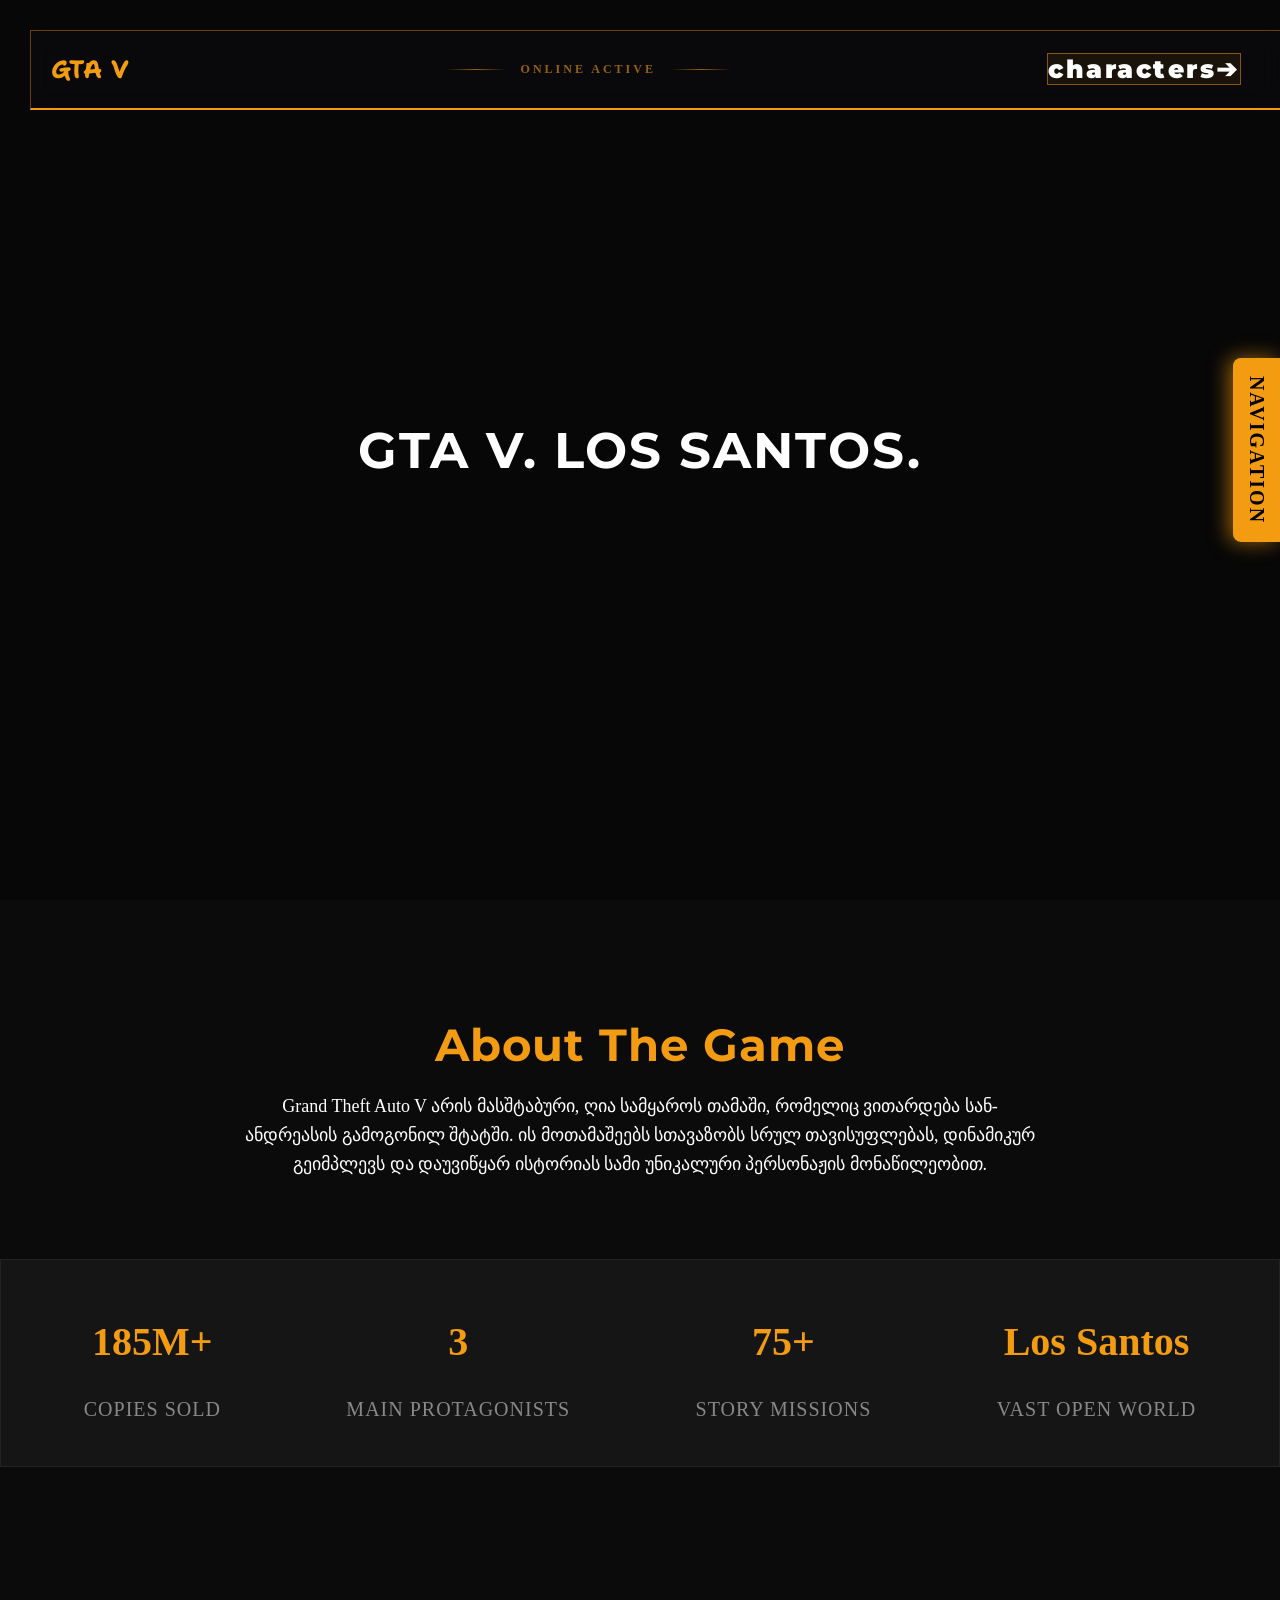
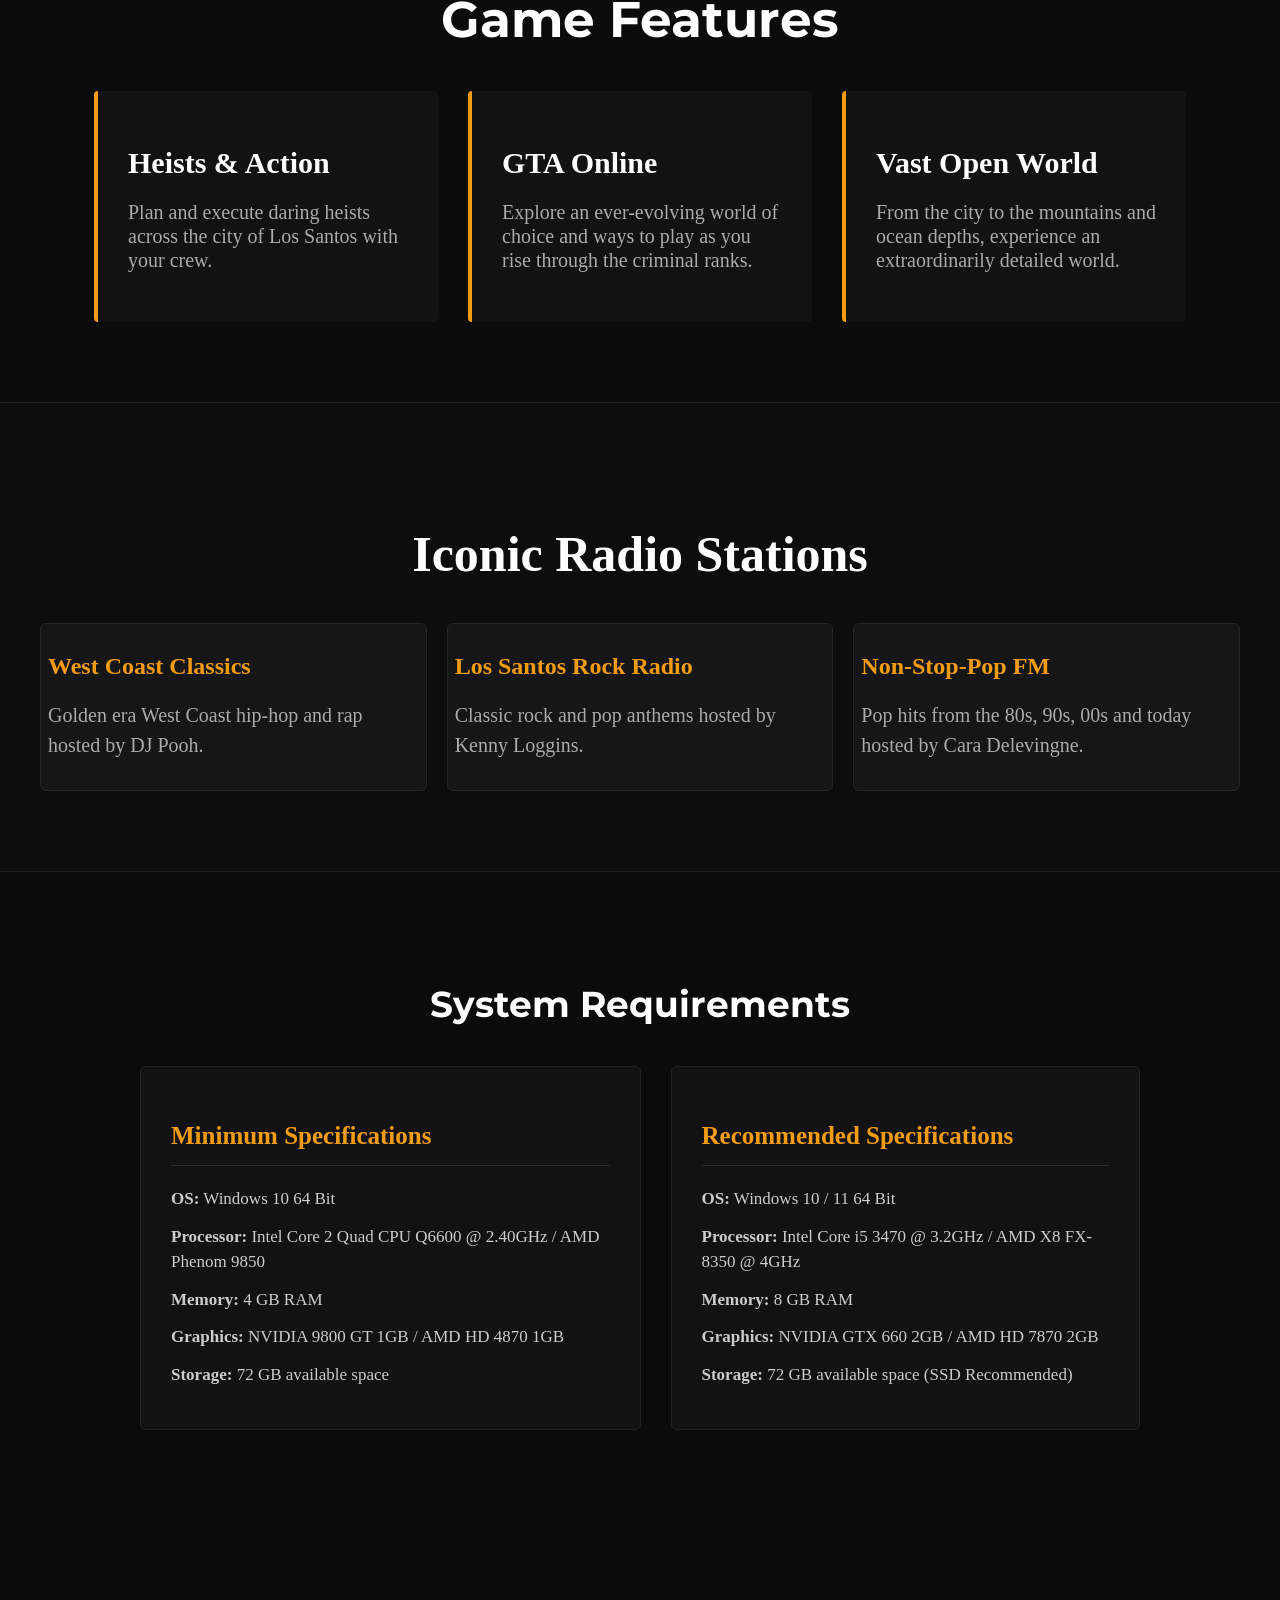
<file: პროექტი/index.html>
<!DOCTYPE html>
<html lang="en">
<head>
    <meta charset="UTF-8">
    <meta name="viewport" content="width=device-width, initial-scale=1.0">
    <title>Home Page</title>
    <link rel="stylesheet" href="./style.css">
    <link rel="preconnect" href="https://fonts.googleapis.com">
<link rel="preconnect" href="https://fonts.gstatic.com" crossorigin>
<link href="https://fonts.googleapis.com/css2?family=Shantell+Sans:ital,wght@0,300..800;1,300..800&display=swap" rel="stylesheet">
<link rel="preconnect" href="https://fonts.googleapis.com">
<link rel="preconnect" href="https://fonts.gstatic.com" crossorigin>
<link href="https://fonts.googleapis.com/css2?family=Montserrat:ital,wght@0,100..900;1,100..900&family=Shantell+Sans:ital,wght@0,300..800;1,300..800&display=swap" rel="stylesheet">
</head>
<body>
    
<header class="hud-header">
    <div class="home">
<h1 class="logo"><a href="./index.html">GTA V</a></h1>

 <div class="hud-center-divider">
            <span class="divider-line"></span>
            <span class="hud-status">ONLINE ACTIVE</span>
            <span class="divider-line"></span>
        </div>



        <div class="main-nav-header">
<nav class="nav-header">
        <a href="">characters</a>
        <span>➔</span>
    </nav>
    
<ul>
    <li><a href="franklin.html">franklin</a></li>
    <li><a href="Michael.html">Michael</a></li>
    <li><a href="trevor.html">trevor</a></li>
</ul>
        </div>
    </div>
</header>



<main>
<section class="home-image" id="image">
<h1>GTA V. LOS SANTOS.</h1>
</section>


<section class="about-game" id="about-game">
<h1>About The Game</h1>
<p>Grand Theft Auto V არის მასშტაბური, ღია სამყაროს თამაში, რომელიც ვითარდება სან-ანდრეასის გამოგონილ შტატში. ის მოთამაშეებს სთავაზობს სრულ თავისუფლებას, დინამიკურ გეიმპლევს და დაუვიწყარ ისტორიას სამი უნიკალური პერსონაჟის მონაწილეობით.</p>
</section>

<section class="gta-Statistics">
<div class="stat-box">
     <h1>185M+</h1>
     <p>Copies Sold</p>
</div>
<div  class="stat-box">
    <h1>3</h1>
    <p>Main Protagonists</p>
</div>
<div  class="stat-box">
    <h1>75+</h1>
    <p>Story Missions</p>
</div>
 <div  class="stat-box"> 
      <h1>Los Santos</h1>
      <p>Vast Open World</p>
</div>
</section>


<section class="Game-Features" id="Game-Feature">
<h1>Game Features</h1>
<div class="header-text">
<div class="text">
<h2>Heists & Action</h2>
<p>Plan and execute daring heists across the city of Los Santos with your crew.</p>

</div>

<div class="text">
    <h2>GTA Online</h1>
    <p>Explore an ever-evolving world of choice and ways to play as you rise through the criminal ranks.</p>
    
</div>

<div class="text">
    <h2>Vast Open World</h2>
    <p>From the city to the mountains and ocean depths, experience an extraordinarily detailed world.</p>
    
</div>
</div>
</section>

<section class="radio" id="Radio-stations">
<h1 class="radio-title">Iconic Radio Stations</h1>
<div class="radio-grid">

<div class="radio-card">
<h2>West Coast Classics</h2>
<p>Golden era West Coast hip-hop and rap hosted by DJ Pooh.</p>
</div>
<div class="radio-card">
<h2>Los Santos Rock Radio</h2>
<p>Classic rock and pop anthems hosted by Kenny Loggins.</p>
</div>

<div class="radio-card">
<h2>Non-Stop-Pop FM</h2>
<p>Pop hits from the 80s, 90s, 00s and today hosted by Cara Delevingne.</p>
</div>
</div>
</section>

<section class="system" id="System-Requirements">
<h1>System Requirements</h1>
<div class="System-Requirements">

<div class="system-card">
<h3>Minimum Specifications</h3>
<ul>
    <li><strong>OS:</strong> Windows 10 64 Bit</li>
    <li><strong>Processor:</strong> Intel Core 2 Quad CPU Q6600 @ 2.40GHz / AMD Phenom 9850</li>
    <li><strong>Memory:</strong> 4 GB RAM</li>
    <li><strong>Graphics:</strong> NVIDIA 9800 GT 1GB / AMD HD 4870 1GB</li>
    <li><strong>Storage:</strong> 72 GB available space</li>
</ul>
</div>

<div class="system-card">
<h3>Recommended Specifications</h3>
<ul>
    <li><strong>OS:</strong> Windows 10 / 11 64 Bit</li>
    <li><strong>Processor:</strong> Intel Core i5 3470 @ 3.2GHz / AMD X8 FX-8350 @ 4GHz</li>
    <li><strong>Memory:</strong> 8 GB RAM</li>
    <li><strong>Graphics:</strong> NVIDIA GTX 660 2GB / AMD HD 7870 2GB</li>
    <li><strong>Storage:</strong> 72 GB available space (SSD Recommended)</li>
</ul>
</div>
</div>
</section>


<section class="sidebar">
<div class="sidebar-toggle">NAVIGATION</div>

<div class="sidebar-content">
<h3>QUICK NAVIGATION</h3>

<ul class="ul-1">
    <li><a href="#image">GTA V. LOS SANTOS.</a></li>
    <li><a href="#about-game">About The Game</a></li>
    <li><a href="#Game-Feature">Game Features</a></li>
    <li><a href="#Radio-stations">Iconic Radio Stations</a></li>
    <li><a href="#System-Requirements">System Requirements</a></li>
</ul>

<ul class="ul-2">
<li><a href="https://www.rockstargames.com/" target="_blank">rockstargames</a></li>
<li><a href="https://www.rockstargames.com/gta-online" target="_blank">GTA online</a></li>
</ul>
</div>
</section>
</main>

</body>
</html>
</file>
<file: პროექტი/style.css>
body{
    margin: 0;
    padding: 0;
    box-sizing: border-box;
    height: 1000vh;
    background-color:#0b0b0b ;
    color: white;
}






.home{
   display: flex;
   justify-content: space-between;
   align-items: center;
    background-color: black;
    position: fixed;
    top: 30px;
    left: 30px;
  
    width: 100%;
    background: rgba(10, 10, 12, 0.85);
    backdrop-filter: blur(12px);
    border: 1px solid rgba(243, 156, 18, 0.4);
    border-bottom: 2px solid #f39c12;
}


.hud-center-divider {
    display: flex;
    align-items: center;
    gap: 15px;
    opacity: 0.6;
}

.hud-status{
    align-items: center;
    color: #f39c12;
    font-size: 12px;
     font-weight: 800;
    letter-spacing: 3px;
}

.divider-line{
    width: 60px;
    height: 1px;
    background: linear-gradient(90deg, transparent, #f39c12, transparent);
}




.logo a{
    display: flex;
color: #f39c12;
padding-left: 20px;
font-size: 25px;
text-decoration: none;
font-family: "Shantell Sans", cursive;
}


.nav-header{
margin-right: 70px;
font-size: 25px;
 background: rgba(243, 156, 18, 0.08);
border: 1px solid rgba(243, 156, 18, 0.5);
   font-weight: 900;
    letter-spacing: 2.5px;
    transition: all 0.3s cubic-bezier(0.2, 0.8, 0.2, 1);
    display: flex;
    align-items: center;
}

.nav-header:hover{
     background: #f39c12;
    box-shadow: 0 0 25px rgba(243, 156, 18, 0.8);
    border-color: #f39c12;
    transform: translateY(-2px);
}

.nav-header a{
    color: white;
    text-decoration: none;
     font-family: "Montserrat", sans-serif;
}

.main-nav-header{
    position: relative;
    display: inline-block;
    padding-bottom: 12px;
    margin-bottom: -12px;
}

.nav-header span{
    display: inline-block;
    transition: transform 0.25s ease ;
}

.main-nav-header:hover .nav-header span {
    transform: rotate(90deg);
    
}


.main-nav-header ul{
  display: none;
    position: absolute;
    top: 100%;
    right: 0;
    list-style: none;
    margin: 0;
    padding: 8px 0;
    min-width: 170px;
    background: rgba(12, 12, 15, 0.96);
    backdrop-filter: blur(15px);
    -webkit-backdrop-filter: blur(15px);
    border: 1px solid rgba(243, 156, 18, 0.4);
    border-bottom: 2px solid #f39c12;
    border-radius: 6px;
    box-shadow: 0 12px 30px rgba(0, 0, 0, 0.85);
    z-index: 99999;
}


.main-nav-header:hover ul {
    display: block;
}


.main-nav-header ul li a {
    display: block;
    padding: 10px 18px;
    color: #ffffff;
    text-decoration: none;
    font-size: 13px;
    font-weight: 600;
    letter-spacing: 1px;
    text-transform: uppercase;
    transition: all 0.2s ease;
}

.main-nav-header ul li a:hover {
    background: rgba(243, 156, 18, 0.2);
    color: #f39c12;
    padding-left: 24px;
}



.home-image{
    height: 100vh;
    display: flex;
    justify-content: center;
    flex-direction: column;
    align-items: center;
    text-align: center;

    background-image: linear-gradient(rgba(0, 0, 0, 0.4), rgba(0, 0, 0, 0.4)), url(https://cdn.mos.cms.futurecdn.net/9QfCTPwV3DkPuUgBHrorom.jpg);
    background-position: center;
}
  

.home-image h1{
    font-size: 50px;
    letter-spacing: 2px;
    color: white;
     font-family: "Montserrat", sans-serif;
}

.about-game{
   
   text-align: center;
   padding: 80px 20px;
}
.about-game h1{
    font-size: 45px;
    color: #f39c12;
    letter-spacing: 1px;
    margin-bottom: 20px;
     font-family: "Montserrat", sans-serif;
}

.about-game p{
     max-width: 800px;
    margin: 0 auto;
    font-size: 18px;
    line-height: 1.6;
   
}



.gta-Statistics{
    display: flex;
    justify-content: space-around;
    text-align: center;
    background-color: #151515;
    padding: 25px 20px;
    border: 1px solid #222;
    flex-wrap: wrap;
}

.stat-box h1{
    font-size: 40px;
    color:#f39c12 ;
}
.stat-box p{
    font-size: 20px;
    color: #888;
    text-transform: uppercase;
    letter-spacing: 1px;
}



.Game-Features{
    text-align: center;
    padding: 80px 20px;
    
}


.Game-Features h1{
    font-size: 50px;
     font-family: "Montserrat", sans-serif;
}



.header-text{
    display: flex;
    justify-content: center;
    gap: 30px;
    max-width: 1100px;
    margin: 0 auto;
    
}

.text{
    background-color: #121212;
    border-left: 4px solid #f39c12;
    padding: 30px;
    flex: 1;
    max-width: 280px;
    text-align: left;
    border-radius: 4px;
    
}

.text:hover{
    transform: scale(1.05);
    box-shadow: 0 10px 20px rgba(0, 0, 0, 0.5);
}




.text h2{
    font-size: 30px;
    color: white;
    margin-bottom: 10px;

}





.text p{
     color: #aaa;
    font-size: 20px;
    line-height: 1.2;
}



.radio{
    padding: 80px 20px;
    background-color: #0d0d0d;
    text-align: center;
    border-top: 1px solid #1f1f1f;
}

.radio-title{
      font-size: 50px;
    color: white;
    margin-bottom: 40px;
}

.radio-grid{
   display: flex;
   justify-content: center;
  gap:20px;
      max-width: 1200px;
    margin: 0 auto;
}

.radio-card{
    background-color: #161616;
     border: 1px solid #252525;
     border-radius: 6px;
     padding: 10px 7px;
     flex: 1;
     min-width: 280px;
    text-align: left;
    transition: transform 0.3s ease, border-color 0.3s ease;
}
.radio-card:hover {
    border-color: #f39c12;
    transform: translateY(-5px);
}
.radio-card h2{
    color: #f39c12;

}
.radio-card p{
    color: #aaa;
    font-size: 20px;
    line-height: 1.5;
}

.system{
   padding: 80px 20px;
    background-color: #0b0b0b;
    text-align: center;
    border-top: 1px solid #1f1f1f;

}
.system h1{
     font-size: 36px;
    color: #ffffff;
    margin-bottom: 40px;
     font-family: "Montserrat", sans-serif;
}


.System-Requirements{
    display: flex;
    justify-content: center;
      gap: 30px;
    max-width: 1000px;
    margin: 0 auto;
    
}
.system-card{
    border: 1px solid #222;
    background-color: #121212;
   border-radius: 6px;
   padding: 30px;
    text-align: left;
    transition: transform 0.3s ease, border-color= 0.3s ease;
}
.system-card:hover{
     transform: translateY(-5px);
    border-color: #f39c12;
}

.system-card h3{
    font-size: 25px;
    color: #f39c12;
     margin-bottom: 20px;
    border-bottom: 1px solid #2a2a2a;
    padding-bottom: 15px;
}
.system-card ul{
     list-style: none;
    padding: 0;
    margin: 0;
}
.system-card li{
      color: #cccccc;
    font-size: 17px;
    margin-bottom: 12px;
    line-height: 1.5;
}


.sidebar{
    position: fixed; 
    right: 0; 
    top: 50%;
    transform: translateY(-50%);
    display: flex;
    align-items: center;
   
   
}

.sidebar-toggle{
   background: #f39c12;
    color: #000;
    padding: 18px 12px;
    font-weight: 800;
    font-size: 20px;
    cursor: pointer;
    border-radius: 8px 0 0 8px;
    writing-mode: vertical-rl;
    letter-spacing: 2px;
    box-shadow: -4px 0 20px rgba(243, 156, 18, 0.6);
   
}
.sidebar-content{
    background-color:#0d0d0d ;
    border: 1px solid #f39c12;
    border-right: none;
    padding: 20px;
    width: 230px;
    position: absolute;
    right: -300px;
    transition: right 0.4s ease;
    text-align: left;
    border-radius: 8px 0 0 8px;
   
}

.sidebar-content h3{
    color: #f39c12;
    font-size: 15px;
    font-weight: bold;
    letter-spacing: 1px;
    margin-top: 0;
    margin-bottom: 15px;
    padding-bottom: 8px;
    border-bottom: 1px solid #222;
     font-family: "Montserrat", sans-serif;
}



.ul-1 {
    list-style: none;
    padding: 0;
    margin: 0;
    border-bottom:  1px solid #222;
}

.sidebar-content li {
    margin-bottom: 15px;
    
}

.sidebar-content a {
    color: #ffffff;
    text-decoration: none;
    font-size: 14px;
    font-weight: bold;
}

.sidebar-content a:hover {
    color: #f39c12;
}

.sidebar:hover .sidebar-content {
    right: 40px;
}


.sidebar-content ul a{
    font-size: 17px;
}

.ul-2{
   list-style: none;
    padding: 0;
    margin-top: 15px;
    padding-top: 10px;
}

.ul-2 li{
    margin-bottom: 8px;
}

.ul-2 a{
    display: block;
    color: #f39c12;
    border: 1px solid #332610 ;
    padding: 10px 12px;
    border-radius: 6px;
    font-size: 13px;
    transition: all 0.3s ease;
}

.ul-2 a:hover{
    border-color: #f39c12;
    background-color: rgba(243, 156, 18, 0.15);
    color: #ffffff ;
    transform: scale(1.05);
}





@media screen and (max-width: 1100px) {
  
    .home {
        left: 10px;
        width: calc(100% - 20px);
        padding: 0 10px;
        box-sizing: border-box;
    }

    .logo a {
        font-size: 20px;
        padding-left: 10px;
    }

    .nav-header {
        font-size: 14px;
        padding: 4px 8px;
        margin-right: 10px;
    }

   
    .header-text {
        flex-direction: column;
        align-items: center;
        gap: 20px;
        padding: 0 15px;
    }

    .text {
        max-width: 100%;
        width: 100%;
        box-sizing: border-box;
    }


    .radio-grid {
        flex-direction: column;
        align-items: center;
        gap: 20px;
        padding: 0 15px;
    }

    .radio-card {
        width: 100%;
        max-width: 450px;
        box-sizing: border-box;
    }

   
    .System-Requirements {
        flex-direction: column;
        align-items: center;
        gap: 20px;
        padding: 0 15px;
    }

    .system-card {
        width: 100%;
        max-width: 500px;
        box-sizing: border-box;
    }

    
    .sidebar {
        z-index: 9999;
    }
}


@media screen and (max-width: 600px) {
    .home-image h1 {
        font-size: 32px;
        padding: 0 10px;
    }

    .about-game h1, .Game-Features h1, .radio-title, .system h1 {
        font-size: 32px;
    }

    .about-game p {
        font-size: 16px;
        padding: 0 10px;
    }

  
    .gta-Statistics {
        flex-direction: column;
        gap: 20px;
    }
}
</file>
